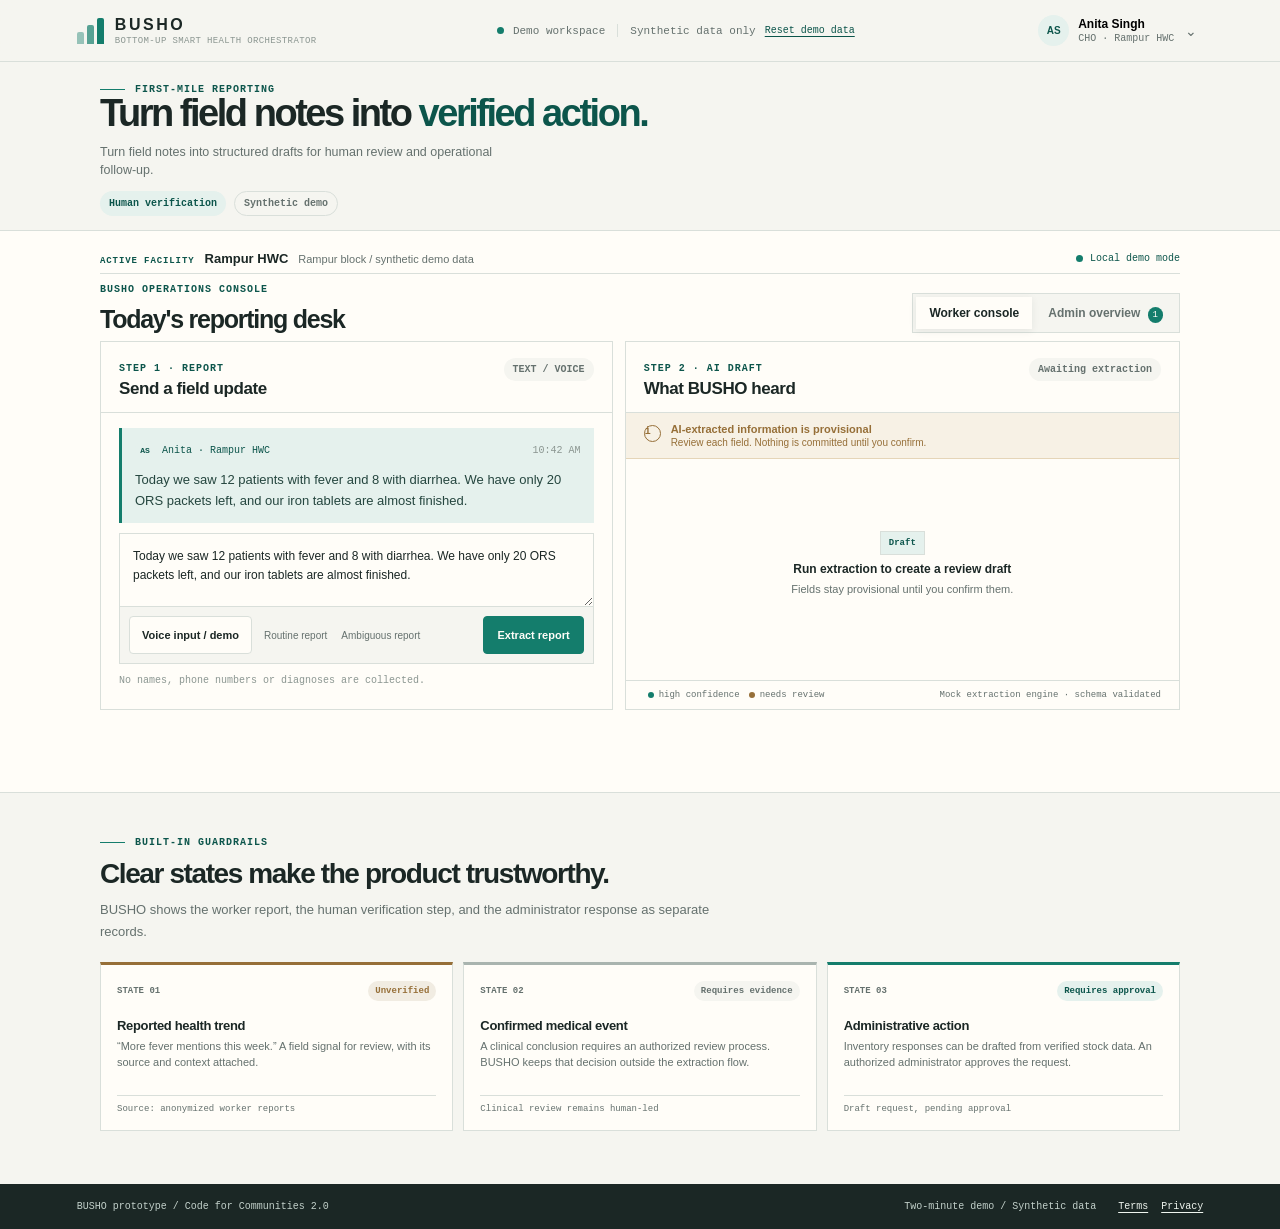
<file: index.html>
<!doctype html>
<html lang="en">
  <head>
    <meta charset="UTF-8" />
    <meta name="viewport" content="width=device-width, initial-scale=1.0" />
    <title>BUSHO | First-mile health reporting</title>
    <meta name="description" content="BUSHO turns ordinary frontline health reports into verified operational action." />
    <link rel="stylesheet" href="styles-v2.css?phase=6" />
  </head>
  <body>
    <div class="app-shell">
      <header class="topbar">
        <div class="brand-lockup">
          <div class="brand-mark"><span></span><span></span><span></span></div>
          <div>
            <div class="brand-name">BUSHO</div>
          <div class="brand-subtitle">BOTTOM-UP SMART HEALTH ORCHESTRATOR</div>
          </div>
        </div>
        <div class="topbar-center">
          <span class="live-dot"></span>
          <span>Demo workspace</span>
          <span class="topbar-divider"></span>
          <span class="muted">Synthetic data only</span>
          <button class="reset-btn" id="reset-demo" type="button">Reset demo data</button>
        </div>
        <button class="profile-pill" id="profile-control" type="button" title="Authentication is not implemented in this demo" aria-label="Demo profile. Authentication is not implemented">
          <div class="avatar">AS</div>
          <div class="profile-copy"><strong>Anita Singh</strong><span>CHO · Rampur HWC</span></div>
          <span class="chevron">⌄</span>
        </button>
      </header>

      <main>
        <section class="hero-section">
          <div class="hero-grid">
          <div class="hero-copy">
              <div class="eyebrow"><span class="eyebrow-line"></span>FIRST-MILE REPORTING</div>
              <h1>Turn field notes into <em>verified action.</em></h1>
              <p class="hero-lede">Turn field notes into structured drafts for human review and operational follow-up.</p>
              <div class="hero-tags"><span class="tag tag-teal">Human verification</span><span class="tag tag-neutral">Synthetic demo</span></div>
            </div>
            <div class="hero-quote">
              <div class="quote-label">A message from the field</div>
              <p>“Today we saw 12 patients with fever and 8 with diarrhea. We have only 20 ORS packets left, and our iron tablets are almost finished.”</p>
              <div class="quote-meta"><span class="status-dot"></span> Synthetic report / Rampur HWC / just now</div>
            </div>
          </div>
          <div class="journey-rail" aria-label="BUSHO reporting journey">
            <div class="journey-step active"><span class="journey-num">01</span><div><strong>Report</strong><small>Worker’s own words</small></div></div>
            <div class="journey-connector"></div>
            <div class="journey-step active"><span class="journey-num">02</span><div><strong>Extract</strong><small>AI draft, not a fact</small></div></div>
            <div class="journey-connector"></div>
            <div class="journey-step active"><span class="journey-num">03</span><div><strong>Verify</strong><small>Worker stays in control</small></div></div>
            <div class="journey-connector"></div>
            <div class="journey-step" id="journey-action"><span class="journey-num">04</span><div><strong>Act</strong><small>Admin responds safely</small></div></div>
          </div>
        </section>

        <section class="workspace-section">
          <div class="console-bar" aria-label="Active workspace context">
            <div class="console-context"><span class="console-kicker">ACTIVE FACILITY</span><strong>Rampur HWC</strong><span>Rampur block / synthetic demo data</span></div>
            <div class="console-meta"><span class="status-mark"></span> Local demo mode</div>
          </div>
          <div class="workspace-head">
            <div>
              <div class="section-kicker">BUSHO OPERATIONS CONSOLE</div>
              <h2>Today's reporting desk</h2>
            </div>
            <div class="role-switch" role="tablist" aria-label="Switch prototype view">
              <button class="role-btn active" data-view="worker" role="tab">Worker console</button>
              <button class="role-btn" data-view="admin" role="tab">Admin overview <span class="mini-badge" id="admin-badge">1</span></button>
            </div>
          </div>

          <div class="view-panel active" id="worker-view">
            <div class="panel-intro">
              <div class="intro-icon worker-icon">01</div>
              <div><h3>Frontline reporting</h3><p>Speak naturally. Review what BUSHO understood before you confirm it.</p></div>
              <div class="connection-state"><span class="status-mark"></span> Local demo mode</div>
            </div>
            <div class="worker-grid">
              <div class="conversation-card card">
                <div class="card-head"><div><span class="card-overline">STEP 1 · REPORT</span><h3>Send a field update</h3></div><span class="channel-chip">TEXT / VOICE</span></div>
                <div class="message-bubble incoming"><div class="bubble-author"><span class="small-avatar">AS</span><span>Anita · Rampur HWC</span><span class="bubble-time">10:42 AM</span></div><p id="message-text">Today we saw 12 patients with fever and 8 with diarrhea. We have only 20 ORS packets left, and our iron tablets are almost finished.</p></div>
                <div class="composer"><textarea id="report-input" aria-label="Field report">Today we saw 12 patients with fever and 8 with diarrhea. We have only 20 ORS packets left, and our iron tablets are almost finished.</textarea><div class="composer-actions"><button class="secondary-btn voice-button" title="Voice input is simulated in this prototype" aria-label="Voice input demo">Voice input / demo</button><div class="quick-actions"><button class="quick-btn" data-sample="routine">Routine report</button><button class="quick-btn" data-sample="ambiguous">Ambiguous report</button></div><button class="primary-btn" id="extract-btn">Extract report</button></div></div>
                <div class="privacy-note">No names, phone numbers or diagnoses are collected.</div>
              </div>

              <div class="extraction-card card">
                <div class="card-head"><div><span class="card-overline">STEP 2 · AI DRAFT</span><h3>What BUSHO heard</h3></div><span class="draft-chip" id="draft-chip">Awaiting extraction</span></div>
                <div class="provisional-banner" id="provisional-banner"><span class="banner-icon">i</span><div><strong>AI-extracted information is provisional</strong><span>Review each field. Nothing is committed until you confirm.</span></div></div>
                <div class="extraction-list" id="extraction-list">
                  <div class="empty-extraction"><div class="empty-orbit">Draft</div><strong>Run extraction to create a review draft</strong><span>Fields stay provisional until you confirm them.</span></div>
                </div>
                <div class="extraction-footer" id="extraction-footer"><span class="confidence-key"><i class="confidence-high"></i> high confidence <i class="confidence-review"></i> needs review</span><span class="engine-label">Mock extraction engine · schema validated</span></div>
              </div>
            </div>
            <div class="verification-bar hidden" id="verification-bar"><div><span class="card-overline">STEP 3 / HUMAN VERIFICATION</span><strong>Does this look right for today’s report?</strong><small>Confirmation creates a verified operational record. BUSHO does not diagnose.</small><div class="draft-feedback" id="draft-feedback" role="alert" aria-live="polite"></div></div><div class="verification-actions"><button class="secondary-btn" id="edit-btn" type="button">Edit fields</button><button class="primary-btn" id="confirm-btn" type="button">Confirm report</button></div></div>
          </div>

          <div class="view-panel" id="admin-view">
            <div class="panel-intro"><div class="intro-icon admin-icon">02</div><div><h3>Operational command view</h3><p>Respond to verified stock signals with clear context and human approval.</p></div><div class="connection-state"><span class="status-mark"></span> Local demo mode / browser-local state</div></div>
            <div class="priority-alert"><div><span class="priority-label">PRIORITY REVIEW</span><strong>Reported fever signal at Rampur HWC</strong></div><span>+38% mentions / health trend only</span><span class="alert-state">Needs review</span></div>
            <div class="metric-grid"><div class="metric-card"><span class="metric-label">Reports received</span><strong id="reports-count">18</strong><span class="metric-trend positive" id="reports-trend">Synthetic baseline</span></div><div class="metric-card"><span class="metric-label">Awaiting confirmation</span><strong id="pending-count">1</strong><span class="metric-trend warning" id="pending-trend">Needs worker review</span></div><div class="metric-card"><span class="metric-label">Low-stock medicines</span><strong id="low-stock-count">2</strong><span class="metric-trend critical">At Rampur HWC</span></div><div class="metric-card accent-metric"><span class="metric-label">Potential stockout</span><strong>48h</strong><span class="metric-trend">ORS · based on reported use</span></div></div>
            <div class="admin-grid">
              <div class="trend-card card"><div class="card-head"><div><span class="card-overline">HEALTH SIGNAL REVIEW</span><h3>Reported symptoms in context</h3></div><span class="review-chip">Needs review</span></div><div class="trend-signal"><div class="trend-number">+38<span>%</span></div><div><strong>Fever mentions at Rampur HWC</strong><p>Compared with the previous 7-day reporting period</p></div></div><div class="micro-chart"><div class="chart-axis"><span>Sep 24</span><span>Today</span></div><div class="bars"><i style="height:31%"></i><i style="height:38%"></i><i style="height:27%"></i><i style="height:48%"></i><i style="height:45%"></i><i style="height:64%"></i><i class="bar-hot" style="height:84%"></i></div></div><div class="safety-callout"><div><strong>Reported health trend</strong><p>This is a signal for human review. It does not confirm a medical event or outbreak.</p></div></div></div>
              <div class="inventory-card card"><div class="card-head"><div><span class="card-overline">INVENTORY INTELLIGENCE</span><h3>Stock that needs attention</h3></div><button class="text-btn" id="view-inventory">View all</button></div><div class="inventory-row"><div class="medicine-icon ors">ORS</div><div class="medicine-copy"><strong>ORS packets</strong><span>Rampur HWC / reported 2m ago</span></div><div class="stock-meter"><div class="meter-label"><span>20 / 50</span><b>40%</b></div><div class="meter"><i style="width:40%"></i></div></div><span class="severity critical">Critical</span></div><div class="inventory-row"><div class="medicine-icon ifa">Fe</div><div class="medicine-copy"><strong>Iron and folic acid</strong><span>Rampur HWC / reported 2m ago</span></div><div class="stock-meter"><div class="meter-label"><span>14 / 60</span><b>23%</b></div><div class="meter"><i style="width:23%"></i></div></div><span class="severity warning">Low</span></div><div class="inventory-row"><div class="medicine-icon zinc">Zn</div><div class="medicine-copy"><strong>Zinc tablets</strong><span>Rampur HWC / local demo state, yesterday</span></div><div class="stock-meter"><div class="meter-label"><span>72 / 100</span><b>72%</b></div><div class="meter"><i class="safe-meter" style="width:72%"></i></div></div><span class="severity safe">Healthy</span></div></div>
            </div>
            <div class="admin-response hidden" id="admin-response"><div class="response-icon">Saved</div><div><span class="card-overline">ADMIN ACTION / DRAFT ONLY</span><strong id="admin-action-title">Verified report available for admin review</strong><p id="admin-action-copy">Open inventory and choose a low-stock item to create a replenishment draft. No purchase order is created by this demo.</p><button class="secondary-btn admin-approve" id="approve-replenishment" type="button" disabled>Approve draft</button></div><span class="draft-status" id="admin-action-status">Awaiting admin action</span></div>
            <div class="inventory-drawer hidden" id="inventory-drawer" role="dialog" aria-modal="true" aria-labelledby="inventory-title"><div class="drawer-head"><div><span class="card-overline">SYNTHETIC INVENTORY</span><h3 id="inventory-title">Inventory detail</h3></div><button class="text-btn" id="close-inventory" type="button">Close</button></div><p class="drawer-note">Demo inventory only. Drafting an item prepares an approval record; it does not place an order.</p><div class="inventory-detail-list" id="inventory-detail-list"></div></div>
          </div>
        </section>

        <section class="guardrails-section">
          <div class="guardrails-heading"><div class="eyebrow"><span class="eyebrow-line"></span>BUILT-IN GUARDRAILS</div><h2>Clear states make the product trustworthy.</h2><p>BUSHO shows the worker report, the human verification step, and the administrator response as separate records.</p></div>
            <div class="guardrail-grid"><div class="guardrail-card reported"><div class="state-top"><span class="state-label">STATE 01</span><span class="state-pill">Unverified</span></div><h3>Reported health trend</h3><p>“More fever mentions this week.” A field signal for review, with its source and context attached.</p><div class="state-footer"><span>Source: anonymized worker reports</span></div></div><div class="guardrail-card confirmed"><div class="state-top"><span class="state-label">STATE 02</span><span class="state-pill">Requires evidence</span></div><h3>Confirmed medical event</h3><p>A clinical conclusion requires an authorized review process. BUSHO keeps that decision outside the extraction flow.</p><div class="state-footer"><span>Clinical review remains human-led</span></div></div><div class="guardrail-card action"><div class="state-top"><span class="state-label">STATE 03</span><span class="state-pill">Requires approval</span></div><h3>Administrative action</h3><p>Inventory responses can be drafted from verified stock data. An authorized administrator approves the request.</p><div class="state-footer"><span>Draft request, pending approval</span></div></div></div>
        </section>
      </main>
      <footer class="footer"><span>BUSHO prototype / Code for Communities 2.0</span><span>Two-minute demo / Synthetic data <span class="footer-links"><a href="terms.html">Terms</a><a href="privacy.html">Privacy</a></span></span></footer>
    </div>
    <div class="toast" id="toast" role="status"><span class="toast-icon">✓</span><span id="toast-text">Ready</span></div>
    <script src="app-v2.js?phase=7"></script>
  </body>
</html>
</file>
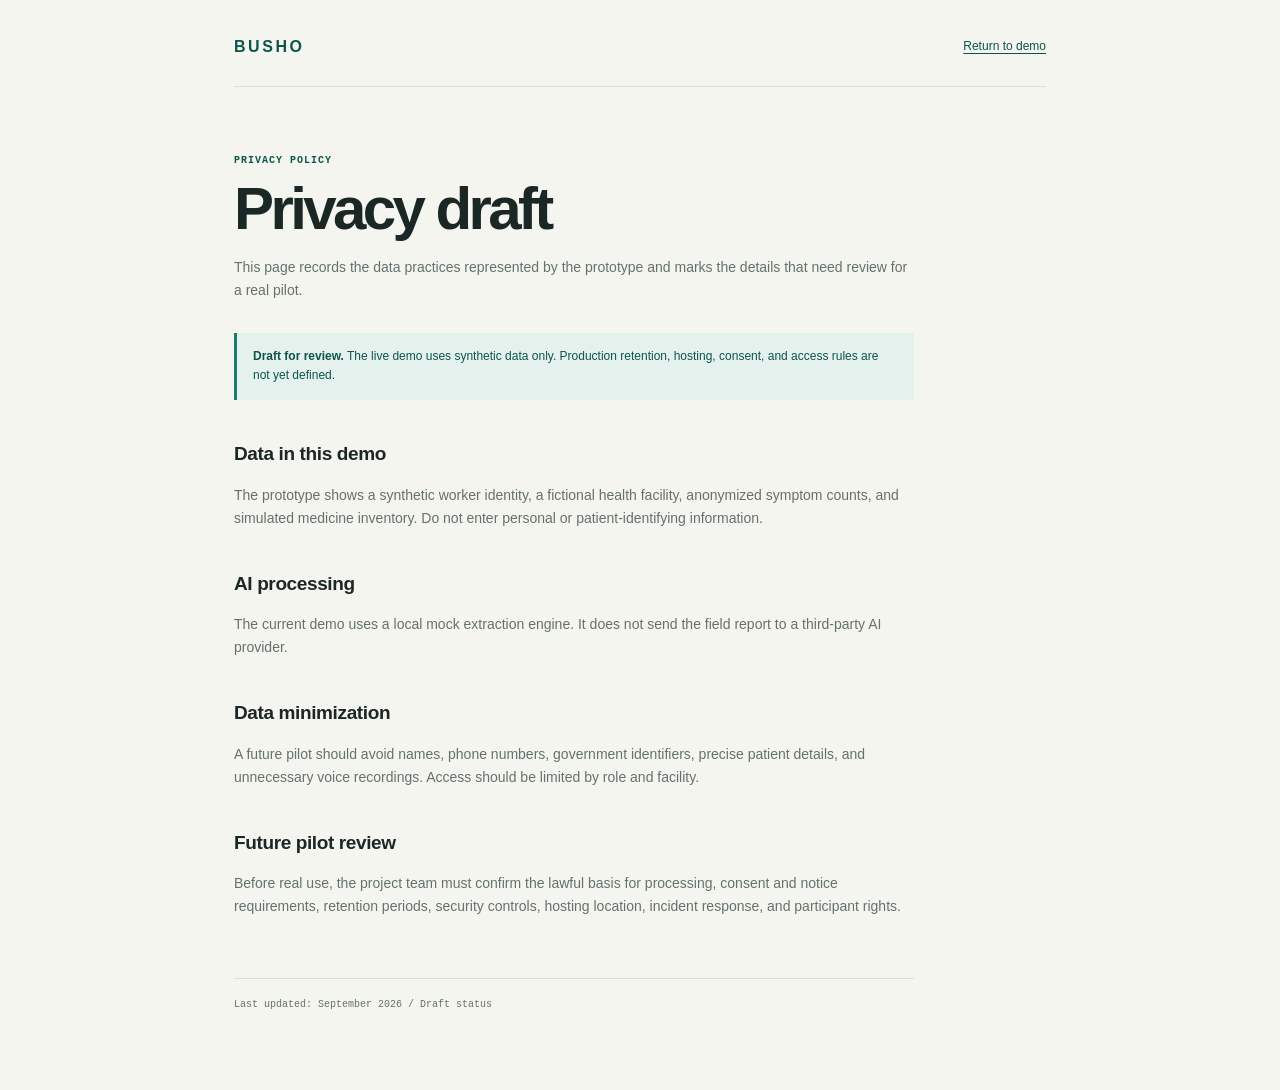
<file: privacy.html>
<!doctype html><html lang="en"><head><meta charset="utf-8"><meta name="viewport" content="width=device-width,initial-scale=1"><title>BUSHO | Privacy draft</title><link rel="stylesheet" href="legal.css"></head><body><div class="legal-shell"><nav class="legal-nav"><a class="brand" href="index.html">BUSHO</a><a class="back" href="index.html">Return to demo</a></nav><main class="legal-content"><div class="eyebrow">PRIVACY POLICY</div><h1>Privacy draft</h1><p>This page records the data practices represented by the prototype and marks the details that need review for a real pilot.</p><div class="draft-note"><strong>Draft for review.</strong> The live demo uses synthetic data only. Production retention, hosting, consent, and access rules are not yet defined.</div><h2>Data in this demo</h2><p>The prototype shows a synthetic worker identity, a fictional health facility, anonymized symptom counts, and simulated medicine inventory. Do not enter personal or patient-identifying information.</p><h2>AI processing</h2><p>The current demo uses a local mock extraction engine. It does not send the field report to a third-party AI provider.</p><h2>Data minimization</h2><p>A future pilot should avoid names, phone numbers, government identifiers, precise patient details, and unnecessary voice recordings. Access should be limited by role and facility.</p><h2>Future pilot review</h2><p>Before real use, the project team must confirm the lawful basis for processing, consent and notice requirements, retention periods, security controls, hosting location, incident response, and participant rights.</p><div class="legal-footer">Last updated: September 2026 / Draft status</div></main></div></body></html>
</file>
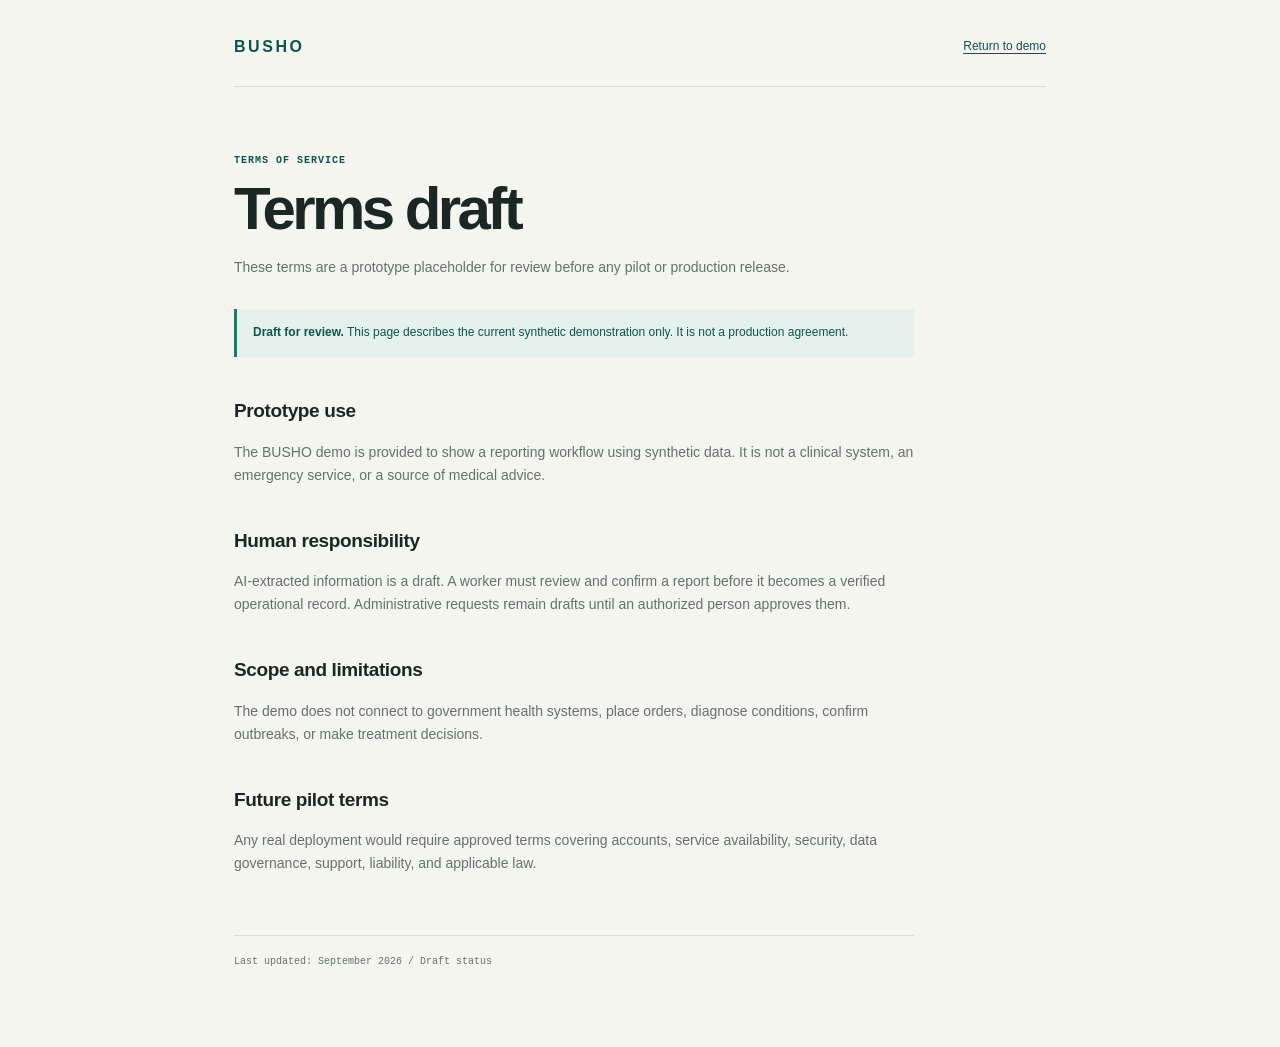
<file: terms.html>
<!doctype html><html lang="en"><head><meta charset="utf-8"><meta name="viewport" content="width=device-width,initial-scale=1"><title>BUSHO | Terms draft</title><link rel="stylesheet" href="legal.css"></head><body><div class="legal-shell"><nav class="legal-nav"><a class="brand" href="index.html">BUSHO</a><a class="back" href="index.html">Return to demo</a></nav><main class="legal-content"><div class="eyebrow">TERMS OF SERVICE</div><h1>Terms draft</h1><p>These terms are a prototype placeholder for review before any pilot or production release.</p><div class="draft-note"><strong>Draft for review.</strong> This page describes the current synthetic demonstration only. It is not a production agreement.</div><h2>Prototype use</h2><p>The BUSHO demo is provided to show a reporting workflow using synthetic data. It is not a clinical system, an emergency service, or a source of medical advice.</p><h2>Human responsibility</h2><p>AI-extracted information is a draft. A worker must review and confirm a report before it becomes a verified operational record. Administrative requests remain drafts until an authorized person approves them.</p><h2>Scope and limitations</h2><p>The demo does not connect to government health systems, place orders, diagnose conditions, confirm outbreaks, or make treatment decisions.</p><h2>Future pilot terms</h2><p>Any real deployment would require approved terms covering accounts, service availability, security, data governance, support, liability, and applicable law.</p><div class="legal-footer">Last updated: September 2026 / Draft status</div></main></div></body></html>
</file>
<file: styles-v2.css>
:root {
  --paper: #f5f5f0;
  --surface: #fffdf8;
  --ink: #1b2725;
  --muted: #65716e;
  --quiet: #8b9691;
  --line: #d9dfda;
  --teal: #147d6c;
  --teal-dark: #0c554b;
  --teal-soft: #e5f1ed;
  --warm-soft: #f1ece2;
  --red: #a85b4c;
  --amber: #966f38;
  --shadow: 0 14px 32px rgba(29, 46, 41, 0.07);
  --sans: -apple-system, BlinkMacSystemFont, "Segoe UI", Helvetica, Arial, sans-serif;
  --mono: "SFMono-Regular", Consolas, "Liberation Mono", monospace;
}

* { box-sizing: border-box; }
html { scroll-behavior: smooth; }
body { margin: 0; background: var(--paper); color: var(--ink); font-family: var(--sans); font-size: 14px; }
button, textarea { font: inherit; }
button { cursor: pointer; }
a { color: inherit; }
:focus-visible { outline: 3px solid rgba(20, 125, 108, .35); outline-offset: 3px; }

.app-shell { min-height: 100vh; }
.topbar { height: 70px; padding: 0 6vw; display: flex; align-items: center; justify-content: space-between; background: rgba(245,245,240,.94); border-bottom: 1px solid var(--line); position: sticky; top: 0; z-index: 10; backdrop-filter: blur(12px); }
.brand-lockup { display: flex; align-items: center; gap: 11px; }
.brand-mark { width: 27px; height: 26px; display: flex; align-items: end; gap: 3px; }
.brand-mark span { display: block; width: 7px; background: var(--teal); border-radius: 2px 2px 0 0; }
.brand-mark span:nth-child(1) { height: 12px; opacity: .42; }
.brand-mark span:nth-child(2) { height: 19px; opacity: .7; }
.brand-mark span:nth-child(3) { height: 26px; }
.brand-name { font-size: 16px; font-weight: 700; letter-spacing: .16em; }
.brand-subtitle { color: var(--quiet); font: 9px var(--mono); letter-spacing: .04em; margin-top: 2px; }
.topbar-center { display: flex; align-items: center; gap: 9px; color: var(--muted); font: 11px var(--mono); }
.topbar-divider { width: 1px; height: 13px; background: var(--line); margin: 0 3px; }
.live-dot, .status-dot { width: 7px; height: 7px; display: inline-block; border-radius: 50%; background: var(--teal); }
.profile-pill { display: flex; align-items: center; gap: 9px; padding-left: 3px; }
.avatar, .small-avatar { display: grid; place-items: center; border-radius: 50%; background: var(--teal-soft); color: var(--teal-dark); font-weight: 700; }
.avatar { width: 31px; height: 31px; font-size: 10px; }
.profile-copy { display: grid; gap: 2px; }
.profile-copy strong { font-size: 12px; }
.profile-copy span { color: var(--muted); font: 10px var(--mono); }
.chevron { color: var(--muted); margin-left: 2px; }

main { overflow: hidden; }
.hero-section { padding: 88px 6vw 60px; border-bottom: 1px solid var(--line); }
.hero-section > .eyebrow { max-width: 1080px; margin: 0 auto; }
.eyebrow { display: flex; align-items: center; gap: 10px; color: var(--teal-dark); font: 600 10px var(--mono); letter-spacing: .1em; }
.eyebrow-line { width: 25px; height: 1px; background: var(--teal); }
.hero-grid { max-width: 1080px; margin: 20px auto 0; display: grid; grid-template-columns: 1.05fr .95fr; gap: 8vw; align-items: center; }
.hero-copy h1 { max-width: 620px; margin: 0 0 23px; color: var(--ink); font-size: clamp(42px, 5.2vw, 72px); line-height: .99; letter-spacing: -.065em; font-weight: 650; }
.hero-copy h1 em { color: var(--teal-dark); font-style: normal; }
.hero-lede { max-width: 570px; margin: 0; color: var(--muted); font-size: 16px; line-height: 1.7; }
.hero-tags { display: flex; gap: 8px; margin-top: 26px; }
.tag, .channel-chip, .draft-chip, .review-chip, .state-pill, .severity { display: inline-flex; align-items: center; border-radius: 100px; padding: 6px 9px; font: 600 10px var(--mono); }
.tag-teal { color: var(--teal-dark); background: var(--teal-soft); }
.tag-neutral { color: var(--muted); border: 1px solid var(--line); background: transparent; }
.hero-quote { border: 1px solid var(--ink); background: var(--ink); color: #f7f6ef; padding: 29px 31px; box-shadow: var(--shadow); }
.quote-label { color: #9ed0c2; font: 600 10px var(--mono); letter-spacing: .08em; text-transform: uppercase; }
.hero-quote p { margin: 20px 0 22px; font-size: 19px; line-height: 1.55; letter-spacing: -.02em; }
.quote-meta { display: flex; align-items: center; gap: 8px; color: #b5c1bb; font: 10px var(--mono); }
.journey-rail { max-width: 1080px; margin: 57px auto 0; display: grid; grid-template-columns: 1fr 50px 1fr 50px 1fr 50px 1fr; align-items: center; }
.journey-step { display: flex; align-items: center; gap: 11px; color: var(--quiet); }
.journey-step.active { color: var(--ink); }
.journey-num { width: 27px; height: 27px; display: grid; place-items: center; border: 1px solid #a4c6bd; border-radius: 50%; color: var(--teal); font: 600 10px var(--mono); }
.journey-step strong { display: block; font-size: 12px; }
.journey-step small { display: block; margin-top: 3px; color: var(--muted); font: 10px var(--mono); }
.journey-connector { height: 1px; background: var(--line); }

.workspace-section { padding: 72px 6vw 82px; background: var(--surface); }
.workspace-head, .view-panel, .guardrails-heading, .guardrail-grid { max-width: 1080px; margin-left: auto; margin-right: auto; }
.workspace-head { display: flex; align-items: end; justify-content: space-between; }
.section-kicker, .card-overline { color: var(--teal-dark); font: 600 10px var(--mono); letter-spacing: .1em; }
h2 { margin: 11px 0 0; color: var(--ink); font-size: 34px; line-height: 1.1; letter-spacing: -.05em; font-weight: 650; }
h3 { margin: 5px 0 0; font-size: 17px; letter-spacing: -.025em; }
.role-switch { display: flex; gap: 3px; padding: 3px; border: 1px solid var(--line); background: var(--paper); }
.role-btn { border: 0; padding: 9px 13px; color: var(--muted); background: transparent; font-size: 12px; font-weight: 650; }
.role-btn.active { color: var(--ink); background: var(--surface); box-shadow: 0 2px 8px rgba(27,39,37,.07); }
.mini-badge { margin-left: 4px; padding: 3px 5px; color: var(--surface); background: var(--teal); border-radius: 9px; font: 9px var(--mono); }
.view-panel { display: none; margin-top: 32px; }
.view-panel.active { display: block; }
.panel-intro { display: flex; align-items: center; gap: 12px; margin-bottom: 20px; }
.intro-icon { width: 37px; height: 37px; display: grid; place-items: center; border: 1px solid var(--line); color: var(--teal-dark); background: var(--teal-soft); font: 600 10px var(--mono); }
.admin-icon { background: var(--warm-soft); color: var(--amber); }
.panel-intro p { margin: 4px 0 0; color: var(--muted); font-size: 12px; }
.connection-state { display: flex; align-items: center; gap: 7px; margin-left: auto; color: var(--teal-dark); font: 10px var(--mono); }
.card { border: 1px solid var(--line); background: var(--surface); }
.worker-grid, .admin-grid { display: grid; grid-template-columns: 1fr 1fr; gap: 18px; }
.card-head { display: flex; align-items: start; justify-content: space-between; padding: 21px 22px 17px; border-bottom: 1px solid var(--line); }
.channel-chip { color: var(--muted); background: var(--paper); }
.message-bubble { margin: 22px 22px 12px; padding: 15px 16px; border-left: 3px solid var(--teal); background: var(--teal-soft); }
.bubble-author { display: flex; align-items: center; gap: 7px; color: var(--teal-dark); font: 10px var(--mono); }
.small-avatar { width: 20px; height: 20px; font-size: 8px; }
.bubble-time { margin-left: auto; color: var(--quiet); }
.message-bubble p { margin: 10px 0 0; color: #25463f; font-size: 13px; line-height: 1.58; }
.composer { margin: 0 22px; border: 1px solid var(--line); background: var(--surface); }
.composer textarea { display: block; width: 100%; height: 84px; padding: 13px; border: 0; resize: vertical; outline: 0; color: var(--ink); background: transparent; font-size: 12px; line-height: 1.55; }
.composer-actions { display: flex; align-items: center; gap: 7px; padding: 9px; border-top: 1px solid var(--line); background: var(--paper); }
.quick-actions { display: flex; flex: 1; gap: 4px; }
.quick-btn { padding: 5px; border: 0; color: var(--muted); background: transparent; font-size: 10px; }
.quick-btn:hover { color: var(--teal-dark); text-decoration: underline; }
.primary-btn, .secondary-btn, .text-btn { display: inline-flex; align-items: center; justify-content: center; border: 1px solid var(--teal); border-radius: 4px; font-weight: 650; transition: background .18s, color .18s, transform .18s; }
.primary-btn { padding: 10px 13px; color: var(--surface); background: var(--teal); font-size: 11px; }
.primary-btn:hover { color: var(--surface); background: var(--teal-dark); transform: translateY(-1px); }
.secondary-btn { padding: 9px 12px; color: var(--ink); border-color: var(--line); background: var(--surface); font-size: 11px; }
.secondary-btn:hover { border-color: var(--teal); color: var(--teal-dark); }
.text-btn { padding: 5px 0; border: 0; color: var(--teal-dark); background: transparent; font-size: 11px; }
.privacy-note { margin: 14px 22px 18px; color: var(--quiet); font: 10px var(--mono); }
.draft-chip { color: var(--muted); background: var(--paper); }
.draft-chip.ready { color: var(--amber); background: var(--warm-soft); }
.draft-chip.confirmed { color: var(--teal-dark); background: var(--teal-soft); }
.provisional-banner { display: flex; gap: 10px; padding: 12px 22px; border-bottom: 1px solid #e5d5b8; color: var(--amber); background: #f7f1e5; }
.provisional-banner strong, .provisional-banner span { display: block; }
.provisional-banner strong { font-size: 11px; }
.provisional-banner span { margin-top: 2px; font-size: 10px; }
.banner-icon { display: grid; flex: 0 0 auto; place-items: center; width: 17px; height: 17px; border: 1px solid currentColor; border-radius: 50%; font: 600 10px var(--mono); }
.extraction-list { min-height: 254px; padding: 17px 22px; }
.empty-extraction { min-height: 218px; display: flex; align-items: center; justify-content: center; flex-direction: column; gap: 7px; color: var(--muted); text-align: center; }
.empty-extraction strong { color: var(--ink); font-size: 12px; }
.empty-extraction span { font-size: 11px; }
.empty-orbit { padding: 6px 8px; border: 1px solid var(--line); color: var(--teal-dark); background: var(--teal-soft); font: 600 9px var(--mono); }
.extraction-item { display: grid; grid-template-columns: 31px 1fr auto; align-items: center; gap: 10px; padding: 11px 0; border-bottom: 1px solid var(--line); }
.extraction-item:last-child { border-bottom: 0; }
.item-icon { display: grid; place-items: center; width: 29px; height: 29px; border: 1px solid var(--line); color: var(--teal-dark); background: var(--teal-soft); font: 600 9px var(--mono); }
.item-icon.stock { color: var(--amber); background: var(--warm-soft); }
.item-label { display: block; color: var(--muted); font-size: 11px; }
.item-value { display: block; margin-top: 3px; font-weight: 650; }
.confidence { padding: 5px 7px; border-radius: 3px; font: 9px var(--mono); }
.confidence.high { color: var(--teal-dark); background: var(--teal-soft); }
.confidence.review { color: var(--amber); background: var(--warm-soft); }
.extraction-footer { display: flex; justify-content: space-between; align-items: center; padding: 11px 22px; border-top: 1px solid var(--line); }
.confidence-key, .engine-label { display: flex; align-items: center; gap: 5px; color: var(--muted); font: 9px var(--mono); }
.confidence-key i { width: 6px; height: 6px; margin-left: 4px; border-radius: 50%; }
.confidence-high { background: var(--teal); }
.confidence-review { background: var(--amber); }
.verification-bar { display: flex; align-items: center; justify-content: space-between; gap: 20px; margin-top: 16px; padding: 18px 21px; border: 1px solid #b7d5cc; background: var(--teal-soft); }
.verification-bar strong, .verification-bar small { display: block; }
.verification-bar strong { margin-top: 5px; font-size: 13px; }
.verification-bar small { margin-top: 4px; color: var(--muted); font-size: 11px; }
.verification-actions { display: flex; gap: 8px; }
.hidden { display: none !important; }

.metric-grid { display: grid; grid-template-columns: repeat(4, 1fr); gap: 12px; margin-bottom: 18px; }
.metric-card { display: grid; gap: 8px; padding: 17px 18px; border: 1px solid var(--line); background: var(--paper); }
.metric-label, .metric-trend { color: var(--muted); font: 10px var(--mono); }
.metric-card strong { font-size: 30px; letter-spacing: -.05em; }
.metric-trend.positive { color: var(--teal-dark); }
.metric-trend.warning { color: var(--amber); }
.metric-trend.critical { color: var(--red); }
.accent-metric { color: var(--surface); border-color: var(--ink); background: var(--ink); }
.accent-metric .metric-label, .accent-metric .metric-trend { color: #b5c7bf; }
.review-chip { color: var(--amber); background: var(--warm-soft); }
.trend-signal { display: flex; align-items: center; gap: 15px; padding: 19px 22px 9px; }
.trend-number { color: var(--amber); font-size: 35px; font-weight: 650; letter-spacing: -.06em; }
.trend-number span { font-size: 18px; }
.trend-signal strong { font-size: 12px; }
.trend-signal p { margin: 5px 0; color: var(--muted); font-size: 10px; }
.micro-chart { padding: 2px 22px 11px; }
.chart-axis { display: flex; justify-content: space-between; margin-bottom: 7px; color: var(--quiet); font: 9px var(--mono); }
.bars { display: flex; align-items: end; gap: 8px; height: 83px; border-bottom: 1px solid var(--line); }
.bars i { display: block; flex: 1; background: #b8d6ce; }
.bars i.bar-hot { background: var(--teal); }
.safety-callout { padding: 13px 22px; border-top: 1px solid var(--line); background: #f7f1e5; }
.safety-callout strong { color: var(--amber); font-size: 11px; }
.safety-callout p { margin: 3px 0 0; color: #785e34; font-size: 10px; line-height: 1.5; }
.inventory-row { display: grid; grid-template-columns: 35px 1.1fr 1.1fr auto; gap: 10px; align-items: center; padding: 13px 22px; border-bottom: 1px solid var(--line); }
.inventory-row:last-child { border-bottom: 0; }
.medicine-icon { display: grid; place-items: center; width: 31px; height: 31px; border: 1px solid var(--line); color: var(--teal-dark); background: var(--teal-soft); font: 600 9px var(--mono); }
.medicine-copy strong, .medicine-copy span { display: block; }
.medicine-copy strong { font-size: 11px; }
.medicine-copy span { margin-top: 3px; color: var(--muted); font: 9px var(--mono); }
.stock-meter { min-width: 100px; }
.meter-label { display: flex; justify-content: space-between; margin-bottom: 4px; color: var(--muted); font: 9px var(--mono); }
.meter-label b { color: var(--red); }
.meter { height: 5px; overflow: hidden; background: var(--line); }
.meter i { display: block; height: 100%; background: var(--red); }
.meter i.safe-meter { background: var(--teal); }
.severity { justify-self: end; padding: 5px 7px; }
.severity.critical { color: var(--red); background: #f3e5e0; }
.severity.warning { color: var(--amber); background: var(--warm-soft); }
.severity.safe { color: var(--teal-dark); background: var(--teal-soft); }
.admin-response { display: flex; align-items: center; gap: 12px; margin-top: 16px; padding: 17px 21px; border: 1px solid #b7d5cc; background: var(--teal-soft); }
.response-icon { color: var(--teal-dark); font: 600 10px var(--mono); }
.admin-response strong, .admin-response p { display: block; }
.admin-response strong { margin-top: 4px; font-size: 12px; }
.admin-response p { margin: 4px 0 0; color: var(--muted); font-size: 10px; }
.draft-status { margin-left: auto; padding: 7px 9px; color: var(--amber); background: var(--warm-soft); font: 10px var(--mono); }

.guardrails-section { padding: 76px 6vw 84px; border-top: 1px solid var(--line); background: var(--paper); }
.guardrails-heading p { max-width: 610px; margin: 14px 0 0; color: var(--muted); line-height: 1.65; }
.guardrail-grid { display: grid; grid-template-columns: repeat(3, 1fr); gap: 14px; margin-top: 31px; }
.guardrail-card { display: flex; flex-direction: column; min-height: 215px; padding: 19px; border: 1px solid var(--line); background: var(--surface); }
.guardrail-card.reported { border-top: 3px solid var(--amber); }
.guardrail-card.confirmed { border-top: 3px solid #a9b4af; }
.guardrail-card.action { border-top: 3px solid var(--teal); }
.state-top { display: flex; align-items: center; gap: 8px; }
.state-label { color: var(--muted); font: 600 9px var(--mono); }
.state-pill { margin-left: auto; padding: 5px 7px; color: var(--muted); background: var(--paper); font-size: 9px; }
.reported .state-pill { color: var(--amber); background: var(--warm-soft); }
.action .state-pill { color: var(--teal-dark); background: var(--teal-soft); }
.guardrail-card h3 { margin-top: 25px; font-size: 15px; }
.guardrail-card p { margin: 8px 0; color: var(--muted); font-size: 12px; line-height: 1.6; }
.state-footer { margin-top: auto; padding-top: 14px; border-top: 1px solid var(--line); color: var(--muted); font: 9px var(--mono); }
.footer { display: flex; justify-content: space-between; gap: 20px; padding: 22px 6vw; color: #c2d0ca; background: var(--ink); font: 10px var(--mono); }
.footer-links { display: inline-flex; gap: 13px; margin-left: 16px; }
.footer-links a { color: #eff5ef; text-decoration: underline; text-underline-offset: 3px; }
.toast { position: fixed; right: 26px; bottom: 24px; z-index: 20; padding: 12px 15px; border: 1px solid #49756a; color: var(--surface); background: var(--ink); font-size: 12px; transform: translateY(80px); opacity: 0; transition: .25s; }
.toast.show { transform: translateY(0); opacity: 1; }
.toast-icon { display: none; }

@media (max-width: 960px) {
  .topbar, .hero-section, .workspace-section, .guardrails-section, .footer { padding-left: 4vw; padding-right: 4vw; }
  .hero-grid { gap: 4vw; }
  .journey-rail { grid-template-columns: 1fr 24px 1fr 24px 1fr 24px 1fr; }
  .admin-grid { grid-template-columns: 1fr; }
}
@media (max-width: 680px) {
  .topbar { height: 62px; padding-left: 17px; padding-right: 17px; }
  .topbar-center, .profile-copy, .chevron { display: none; }
  .hero-section { padding: 52px 17px 42px; }
  .hero-grid { grid-template-columns: 1fr; gap: 30px; }
  .hero-copy h1 { font-size: 45px; }
  .hero-lede { font-size: 14px; }
  .hero-quote { padding: 23px; }
  .journey-rail { display: flex; gap: 7px; margin-top: 40px; }
  .journey-connector { flex: 1; }
  .journey-step div { display: none; }
  .journey-num { width: 27px; height: 27px; }
  .workspace-section { padding: 52px 17px 58px; }
  .workspace-head { display: block; }
  h2 { font-size: 29px; }
  .role-switch { width: max-content; margin-top: 20px; }
  .worker-grid, .metric-grid, .guardrail-grid { grid-template-columns: 1fr; }
  .panel-intro { align-items: start; }
  .connection-state { display: none; }
  .composer-actions { flex-wrap: wrap; }
  .quick-actions { order: 3; flex-basis: 100%; }
  .primary-btn { margin-left: auto; }
  .extraction-footer { display: block; }
  .engine-label { margin-top: 7px; }
  .verification-bar { display: block; }
  .verification-actions { margin-top: 14px; }
  .verification-actions .primary-btn { margin-left: 0; }
  .inventory-row { grid-template-columns: 35px 1fr auto; }
  .stock-meter { grid-column: 2 / 4; grid-row: 2; }
  .severity { grid-column: 3; grid-row: 1; }
  .guardrails-section { padding: 54px 17px 62px; }
  .guardrail-card { min-height: 190px; }
  .footer { display: block; padding: 20px 17px; line-height: 1.8; }
  .footer-links { margin-left: 0; }
}

@media (min-width: 681px) {
  .journey-rail { display: none; }
  #worker-view .panel-intro { display: none; }
  .hero-grid { display: block; }
  .hero-copy { max-width: 760px; }
  .hero-quote { display: none; }
  .hero-section { padding-top: 16px; padding-bottom: 14px; }
  .hero-grid { margin-top: 6px; }
  .hero-copy h1 { max-width: 760px; font-size: clamp(32px, 3vw, 38px); }
  .hero-lede { max-width: 430px; }
  .hero-quote p { font-size: 13px; }
  .console-bar { margin-bottom: 10px; padding-bottom: 7px; }
  .workspace-head h2 { font-size: 25px; }
  .view-panel { margin-top: 8px; }
  .panel-intro { margin-bottom: 6px; }
  .intro-icon { width: 31px; height: 31px; }
  .panel-intro h3 { font-size: 15px; }
  .panel-intro p { font-size: 11px; }
}
@media (max-width: 680px) {
  .hero-quote { display: none; }
  #worker-view .panel-intro { display: none; }
}

/* Final responsive correction: keep the two workflow cards stacked on touch widths. */
@media (max-width: 680px) {
  .worker-grid { grid-template-columns: 1fr; }
}

/* Final responsive correction: keep the two workflow cards stacked on touch widths. */
@media (max-width: 680px) {
  .worker-grid { grid-template-columns: 1fr; }
}

/* Phase 2 workflow controls: functional, compact and intentionally plain. */
.reset-btn { border: 0; padding: 0; color: var(--teal-dark); background: transparent; cursor: pointer; font: 10px var(--mono); text-decoration: underline; text-underline-offset: 3px; }
.reset-btn:hover, .reset-btn:focus-visible { color: var(--ink); }
.profile-pill { border: 0; background: transparent; cursor: pointer; font: inherit; text-align: left; }
.field-copy { min-width: 0; }
.field-source { display: block; margin: 3px 0 5px; color: var(--muted); font: 9px var(--mono); }
.field-edit { display: block; width: 100%; min-width: 0; padding: 6px 7px; border: 1px solid var(--line); border-radius: 3px; color: var(--ink); background: var(--surface); font: 11px var(--sans); }
.field-edit:focus { outline: 2px solid var(--teal); outline-offset: 1px; }
.field-edit[readonly] { color: var(--muted); background: var(--warm-soft); }
.field-edit.invalid { border-color: var(--amber); outline: 2px solid rgba(190, 126, 30, .18); }
.draft-feedback { min-height: 15px; margin-top: 6px; color: var(--amber); font: 10px var(--mono); }
.admin-approve { margin-top: 9px; }
.inventory-drawer { margin-top: 14px; padding: 16px 18px; border: 1px solid var(--line); background: var(--surface); }
.drawer-head { display: flex; align-items: flex-start; justify-content: space-between; gap: 12px; }
.drawer-head h3 { margin: 4px 0 0; font-size: 16px; }
.drawer-note { margin: 8px 0 12px; color: var(--muted); font-size: 11px; line-height: 1.45; }
.inventory-detail-list { display: grid; gap: 8px; }
.inventory-detail-row { display: flex; align-items: center; justify-content: space-between; gap: 14px; padding: 10px 0; border-top: 1px solid var(--line); }
.inventory-detail-row strong, .inventory-detail-row span { display: block; }
.inventory-detail-row strong { font-size: 12px; }
.inventory-detail-row span { margin-top: 3px; color: var(--muted); font: 10px var(--mono); }
.inventory-detail-row .secondary-btn { flex: 0 0 auto; min-height: 34px; }
.secondary-btn:disabled { cursor: not-allowed; opacity: .55; }

@media (max-width: 680px) {
  .topbar-center { display: flex; flex-wrap: nowrap; gap: 0; margin-left: auto; margin-right: 8px; }
  .topbar-center > :not(.reset-btn) { display: none; }
  .reset-btn { width: auto; white-space: nowrap; font-size: 9px; }
  .extraction-item { grid-template-columns: 31px minmax(0, 1fr); align-items: start; }
  .extraction-item .confidence { grid-column: 2; justify-self: start; }
  .inventory-detail-row { align-items: flex-start; flex-direction: column; }
  .inventory-detail-row .secondary-btn { width: 100%; }
}

@media (max-width: 680px) {
  .worker-grid { grid-template-columns: 1fr; }
}
@media (max-width: 1100px) and (min-width: 681px) {
  .workspace-description { margin-left: 0; }
}

/* Phase 2 refinement: prioritize the live work surface. */
.status-mark { width: 7px; height: 7px; display: inline-block; border-radius: 50%; background: var(--teal); }
.hero-section { padding-top: 20px; padding-bottom: 18px; }
.hero-grid { margin-top: 8px; }
.hero-copy h1 { margin-bottom: 10px; font-size: clamp(34px, 3.4vw, 46px); }
.hero-lede { font-size: 12.5px; line-height: 1.45; }
.hero-tags { margin-top: 12px; }
.hero-quote { padding: 16px 18px; }
.hero-quote p { margin: 9px 0 12px; font-size: 14px; line-height: 1.38; }
.journey-rail { margin-top: 16px; }
.journey-step small { display: none; }
.workspace-section { padding-top: 20px; }
.console-bar { margin-bottom: 14px; padding-bottom: 9px; }
.workspace-head h2 { font-size: 28px; }
.view-panel { margin-top: 12px; }
.panel-intro { margin-bottom: 8px; }
.worker-grid { gap: 12px; }
.card-head { padding: 13px 16px 11px; }
.message-bubble { margin: 12px 16px 9px; padding: 12px 13px; }
.composer { margin: 0 16px; }
.composer textarea { height: 66px; }
.privacy-note { margin: 9px 16px 12px; }
.provisional-banner { padding: 9px 16px; }
.extraction-list { min-height: 136px; padding: 9px 16px; }
.empty-extraction { min-height: 116px; }
.extraction-footer { padding: 8px 16px; }
.verification-bar { padding: 14px 16px; }
.primary-btn, .secondary-btn, .voice-button { min-height: 38px; }
.quick-btn { min-height: 34px; }
.guardrails-section { padding-top: 27px; padding-bottom: 31px; }
.guardrails-heading h2 { font-size: 23px; }
.guardrails-heading p { margin-top: 6px; font-size: 11px; }
.guardrail-grid { margin-top: 14px; gap: 8px; }
.guardrail-card { min-height: 128px; padding: 12px 14px; }
.guardrail-card h3 { margin-top: 10px; font-size: 13px; }
.guardrail-card p { margin: 4px 0; font-size: 10px; line-height: 1.35; }
.state-footer { padding-top: 8px; }

@media (max-width: 680px) {
  .hero-section { padding-top: 23px; padding-bottom: 21px; }
  .hero-copy h1 { font-size: 36px; }
  .hero-lede { font-size: 13px; }
  .hero-quote { padding: 16px; }
  .hero-quote p { font-size: 14px; }
  .journey-rail { margin-top: 15px; }
  .workspace-section { padding-top: 19px; }
  .workspace-head h2 { font-size: 26px; }
  .panel-intro { margin-bottom: 8px; }
  .verification-bar { margin-top: 12px; }
  .guardrail-card { min-height: 145px; }
}
@media (prefers-reduced-motion: reduce) {
  *, *::before, *::after { scroll-behavior: auto !important; transition-duration: .01ms !important; animation-duration: .01ms !important; }
}

/* Phase 1 application shell: keep the product close to the working surface. */
.topbar { height: 62px; }
.hero-section { padding-top: 34px; padding-bottom: 31px; }
.hero-grid { margin-top: 14px; gap: 5vw; }
.hero-copy h1 { max-width: 540px; margin-bottom: 15px; font-size: clamp(38px, 4.3vw, 58px); }
.hero-lede { max-width: 520px; font-size: 14px; line-height: 1.55; }
.hero-tags { margin-top: 18px; }
.hero-quote { padding: 21px 23px; }
.hero-quote p { margin: 14px 0 17px; font-size: 16px; line-height: 1.45; }
.journey-rail { margin-top: 28px; }
.workspace-section { padding-top: 29px; }
.console-bar { display: flex; align-items: center; justify-content: space-between; max-width: 1080px; margin: 0 auto 21px; padding-bottom: 13px; border-bottom: 1px solid var(--line); }
.console-context { display: flex; align-items: baseline; gap: 10px; }
.console-kicker { color: var(--teal-dark); font: 600 9px var(--mono); letter-spacing: .1em; }
.console-context strong { font-size: 13px; }
.console-context > span:last-child { color: var(--muted); font-size: 11px; }
.console-meta { display: flex; align-items: center; gap: 7px; color: var(--teal-dark); font: 10px var(--mono); }
.workspace-description { max-width: 620px; margin: 8px 0 0 calc((100% - 1080px) / 2); color: var(--muted); font-size: 12px; }
.view-panel { margin-top: 19px; }
.panel-intro { margin-bottom: 13px; }
.worker-grid { grid-template-columns: minmax(0, .96fr) minmax(0, 1.04fr); }
.card-head { padding: 16px 18px 13px; }
.message-bubble { margin: 15px 18px 10px; }
.composer { margin: 0 18px; }
.composer textarea { height: 72px; }
.privacy-note { margin: 11px 18px 14px; }
.provisional-banner { padding: 10px 18px; }
.extraction-list { min-height: 221px; padding: 12px 18px; }
.empty-extraction { min-height: 183px; }
.extraction-footer { padding: 9px 18px; }
.metric-grid { margin-bottom: 14px; }
.guardrails-section { padding-top: 44px; padding-bottom: 53px; }
.guardrails-heading h2 { font-size: 28px; }
.guardrails-heading p { margin-top: 9px; font-size: 13px; }
.guardrail-grid { gap: 10px; margin-top: 20px; }
.guardrail-card { min-height: 169px; padding: 16px; }
.guardrail-card h3 { margin-top: 17px; }
.guardrail-card p { margin: 6px 0; font-size: 11px; line-height: 1.45; }
.footer { padding-top: 17px; padding-bottom: 17px; }
.priority-alert { display: grid; grid-template-columns: 1.25fr 1fr auto; align-items: center; gap: 18px; margin: 0 0 14px; padding: 12px 15px; border-left: 3px solid var(--amber); background: var(--warm-soft); }
.priority-alert strong { display: block; margin-top: 4px; font-size: 12px; }
.priority-alert > span:not(.alert-state) { color: var(--amber); font: 10px var(--mono); }
.priority-label { color: var(--amber); font: 600 9px var(--mono); letter-spacing: .08em; }
.alert-state { padding: 6px 8px; color: var(--amber); background: var(--surface); font: 9px var(--mono); }

@media (max-width: 680px) {
  .hero-section { padding-top: 32px; padding-bottom: 28px; }
  .hero-grid { gap: 23px; }
  .hero-copy h1 { font-size: 41px; }
  .hero-quote { padding: 19px; }
  .hero-quote p { font-size: 15px; }
  .journey-rail { margin-top: 24px; }
  .workspace-section { padding-top: 25px; }
  .console-bar { display: block; margin-bottom: 17px; }
  .console-context { display: block; }
  .console-context strong, .console-context > span:last-child { display: block; margin-top: 4px; }
  .console-meta { margin-top: 8px; }
  .workspace-description { margin: 8px 0 0; font-size: 11px; }
  .view-panel { margin-top: 17px; }
  .priority-alert { grid-template-columns: 1fr auto; gap: 8px; }
  .priority-alert > span:not(.alert-state) { grid-column: 1; }
  .alert-state { grid-column: 2; grid-row: 1 / span 2; }
}

/* Final second-pass overrides. */
@media (min-width: 681px) {
  .journey-rail { display: none; }
  #worker-view .panel-intro { display: none; }
  .hero-grid { display: block; margin-top: 6px; }
  .hero-copy { max-width: 760px; }
  .hero-copy h1 { max-width: 760px; margin-bottom: 10px; font-size: clamp(32px, 3vw, 38px); }
  .hero-quote { display: none; }
  .hero-section { padding-top: 16px; padding-bottom: 14px; }
  .hero-lede { max-width: 430px; font-size: 12.5px; line-height: 1.45; }
  .hero-tags { margin-top: 12px; }
  .console-bar { margin-bottom: 10px; padding-bottom: 7px; }
  .workspace-section { padding-top: 20px; }
  .workspace-head h2 { font-size: 25px; }
  .view-panel { margin-top: 8px; }
  .panel-intro { margin-bottom: 6px; }
  .intro-icon { width: 31px; height: 31px; }
  .panel-intro h3 { font-size: 15px; }
  .panel-intro p { font-size: 11px; }
}
@media (max-width: 680px) {
  .hero-quote { display: none; }
  #worker-view .panel-intro { display: none; }
  .worker-grid { grid-template-columns: 1fr; }
}
</file>
<file: legal.css>
:root{--paper:#f5f5f0;--surface:#fffdf8;--ink:#1b2725;--muted:#65716e;--teal:#147d6c;--teal-dark:#0c554b;--line:#d9dfda;--sans:-apple-system,BlinkMacSystemFont,"Segoe UI",Helvetica,Arial,sans-serif;--mono:"SFMono-Regular",Consolas,"Liberation Mono",monospace}*{box-sizing:border-box}body{margin:0;background:var(--paper);color:var(--ink);font-family:var(--sans);line-height:1.65}.legal-shell{max-width:860px;margin:0 auto;padding:34px 24px 80px}.legal-nav{display:flex;align-items:center;justify-content:space-between;padding-bottom:26px;border-bottom:1px solid var(--line)}.brand{color:var(--teal-dark);font-size:16px;font-weight:700;letter-spacing:.16em;text-decoration:none}.back{color:var(--teal-dark);font-size:12px;text-decoration:underline;text-underline-offset:3px}.legal-content{max-width:680px;padding-top:68px}.eyebrow{color:var(--teal-dark);font:600 10px var(--mono);letter-spacing:.1em}.legal-content h1{margin:13px 0 17px;font-size:clamp(38px,6vw,60px);line-height:1;letter-spacing:-.06em}.legal-content>p{color:var(--muted);font-size:16px}.draft-note{margin:30px 0;padding:14px 16px;border-left:3px solid var(--teal);background:#e5f1ed;color:var(--teal-dark);font-size:12px}.legal-content h2{margin:38px 0 7px;font-size:19px;letter-spacing:-.02em}.legal-content p,.legal-content li{font-size:14px}.legal-content ul{padding-left:21px;color:var(--muted)}.legal-content li{margin:7px 0}.legal-footer{margin-top:60px;padding-top:20px;border-top:1px solid var(--line);color:var(--muted);font:10px var(--mono)}
</file>
